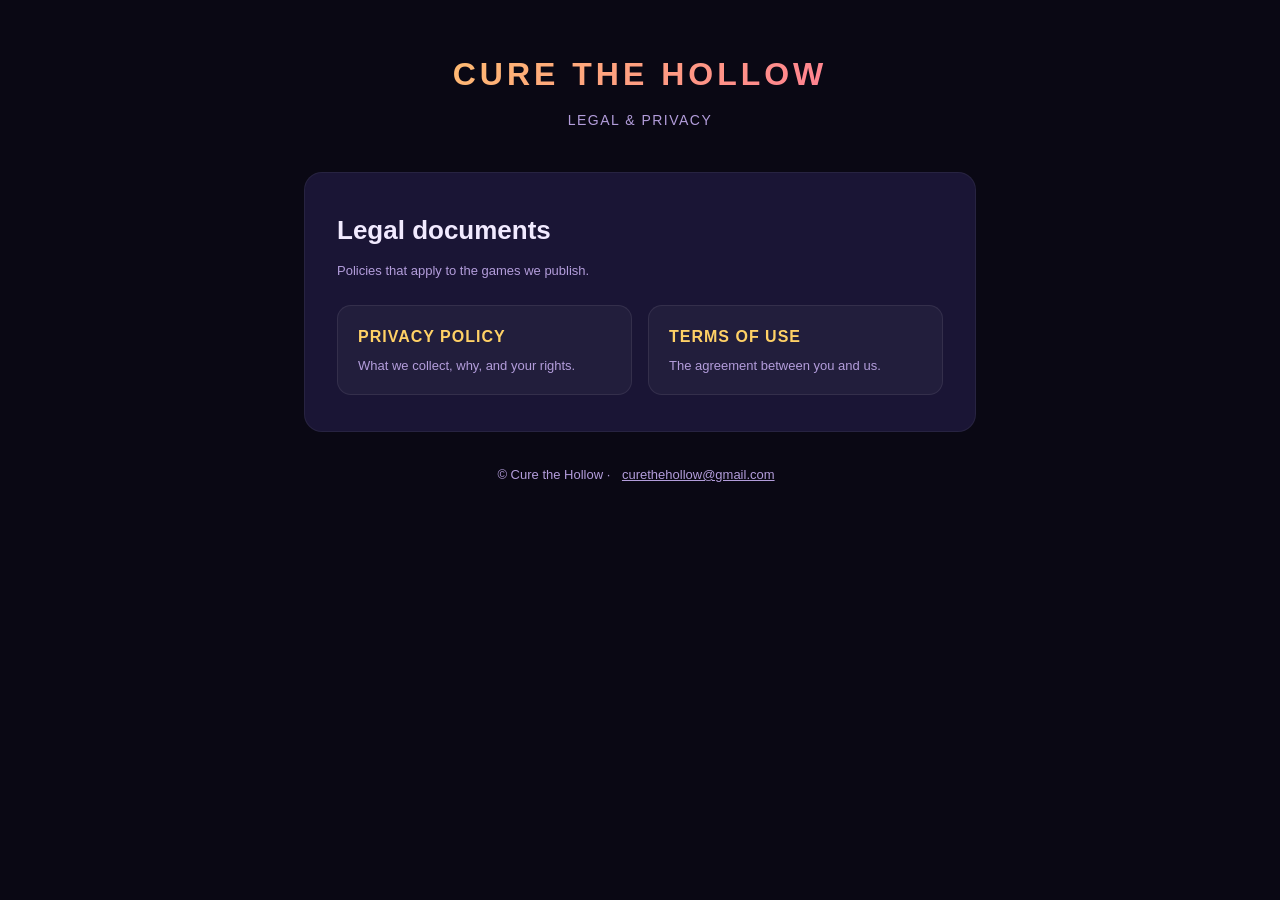
<file: index.html>
<!doctype html>
<html lang="en">
<head>
<meta charset="utf-8">
<meta name="viewport" content="width=device-width, initial-scale=1">
<title>Legal — Cure the Hollow</title>
<link rel="stylesheet" href="style.css">
</head>
<body>
<div class="container">
  <header class="brand">
    <h1>CURE THE HOLLOW</h1>
    <p>Legal &amp; Privacy</p>
  </header>
  <main>
    <h1>Legal documents</h1>
    <p class="meta">Policies that apply to the games we publish.</p>
    <div class="hub-grid">
      <a class="hub-card" href="privacy.html">
        <h3>PRIVACY POLICY</h3>
        <p>What we collect, why, and your rights.</p>
      </a>
      <a class="hub-card" href="terms.html">
        <h3>TERMS OF USE</h3>
        <p>The agreement between you and us.</p>
      </a>
    </div>
  </main>
  <p class="footer">© Cure the Hollow ·
    <a href="mailto:curethehollow@gmail.com">curethehollow@gmail.com</a></p>
</div>
</body>
</html>
</file>
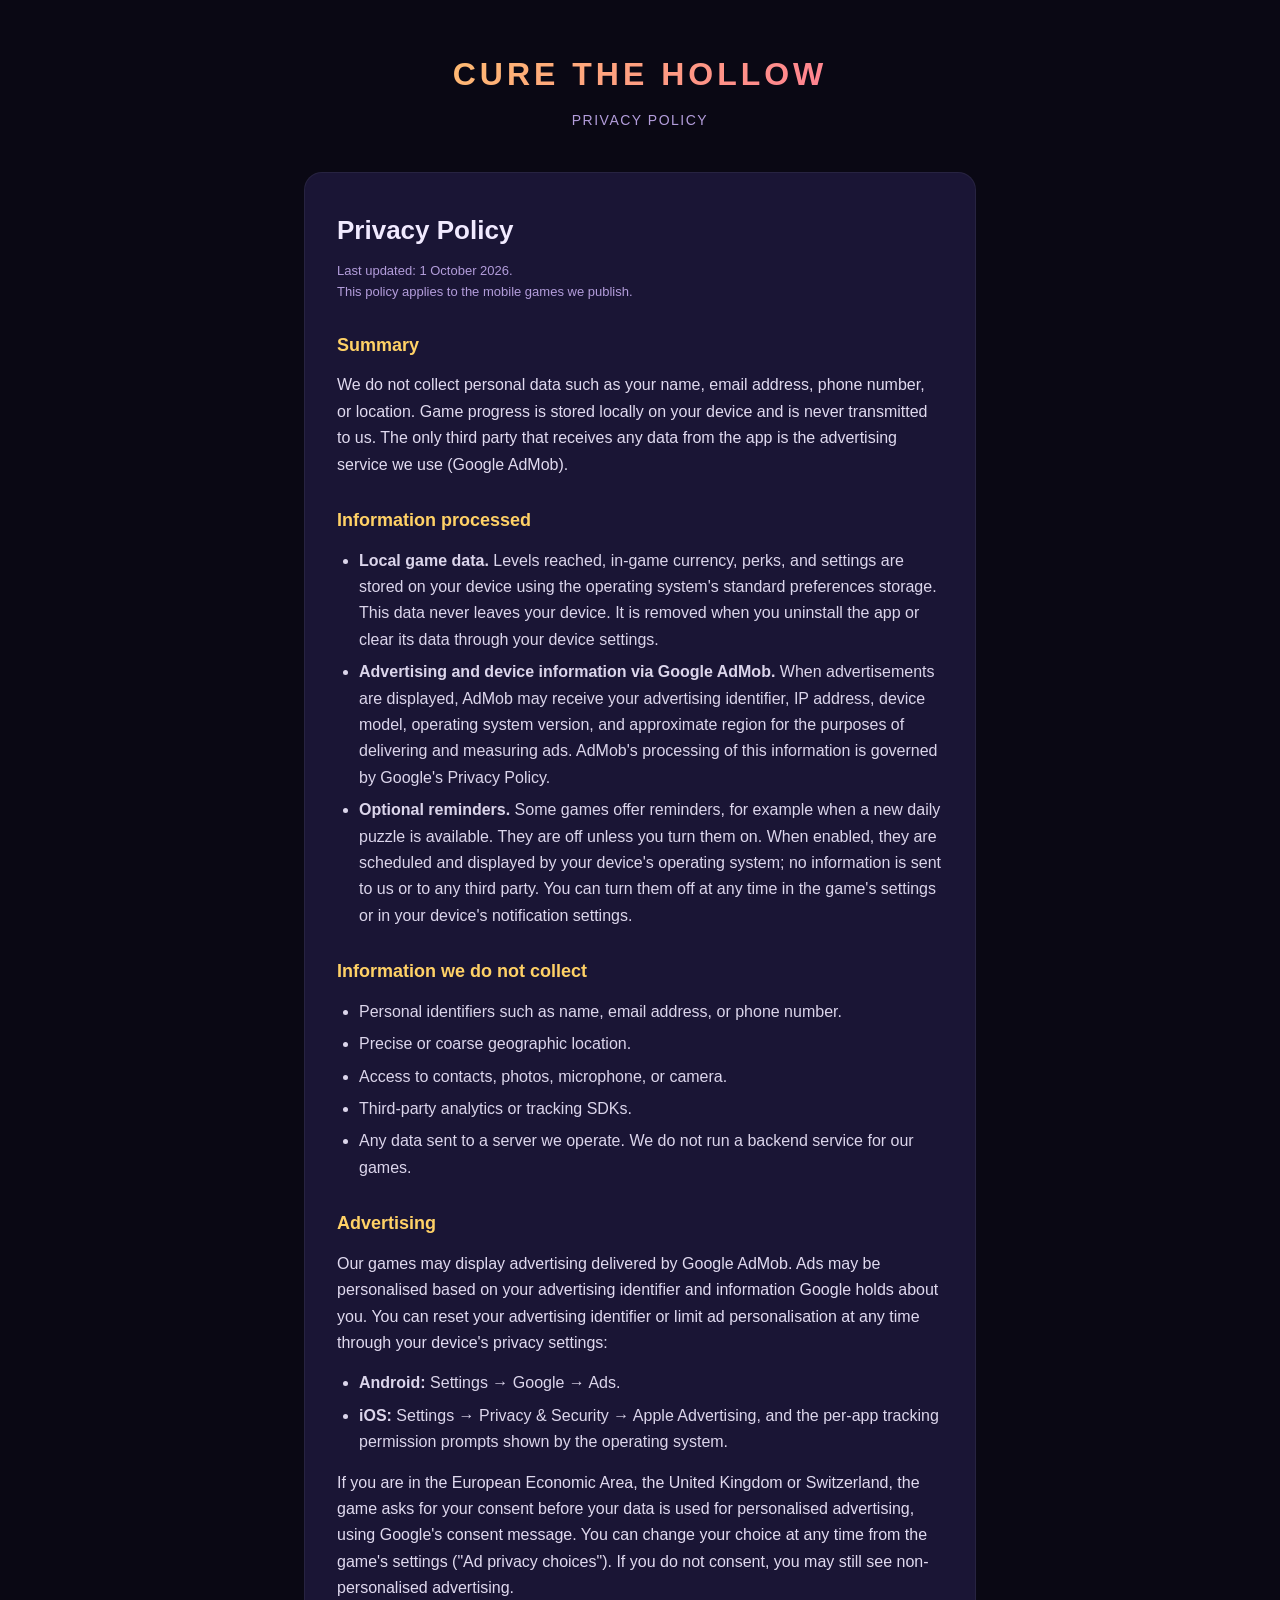
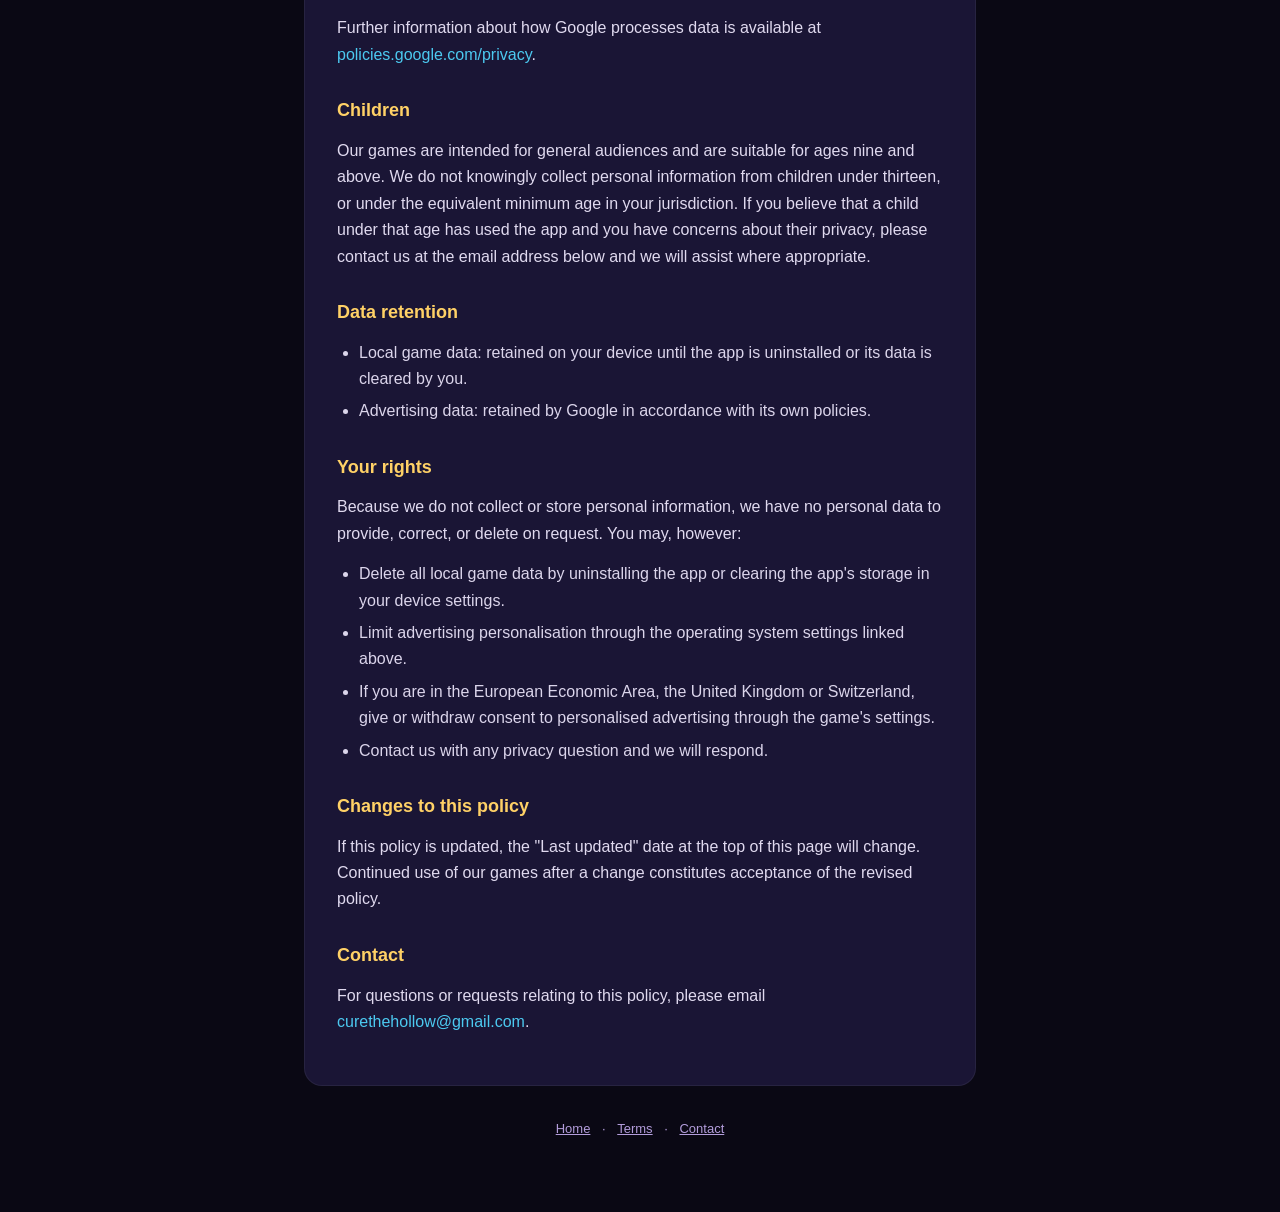
<file: privacy.html>
<!doctype html>
<html lang="en">
<head>
<meta charset="utf-8">
<meta name="viewport" content="width=device-width, initial-scale=1">
<title>Privacy Policy — Cure the Hollow</title>
<link rel="stylesheet" href="style.css">
</head>
<body>
<div class="container">
  <header class="brand">
    <h1>CURE THE HOLLOW</h1>
    <p>Privacy Policy</p>
  </header>
  <main>
    <h1>Privacy Policy</h1>
    <p class="meta">Last updated: 1 October 2026.<br>
      This policy applies to the mobile games we publish.</p>

    <h2>Summary</h2>
    <p>We do not collect personal data such as your name, email address,
      phone number, or location. Game progress is stored locally on
      your device and is never transmitted to us. The only third party
      that receives any data from the app is the advertising service
      we use (Google AdMob).</p>

    <h2>Information processed</h2>
    <ul>
      <li><strong>Local game data.</strong> Levels reached, in-game
        currency, perks, and settings are stored on your device using
        the operating system's standard preferences storage. This data
        never leaves your device. It is removed when you uninstall the
        app or clear its data through your device settings.</li>
      <li><strong>Advertising and device information via Google
        AdMob.</strong> When advertisements are displayed, AdMob may
        receive your advertising identifier, IP address, device model,
        operating system version, and approximate region for the
        purposes of delivering and measuring ads. AdMob's processing
        of this information is governed by Google's Privacy Policy.</li>
      <li><strong>Optional reminders.</strong> Some games offer
        reminders, for example when a new daily puzzle is available.
        They are off unless you turn them on. When enabled, they are
        scheduled and displayed by your device's operating system; no
        information is sent to us or to any third party. You can turn
        them off at any time in the game's settings or in your
        device's notification settings.</li>
    </ul>

    <h2>Information we do not collect</h2>
    <ul>
      <li>Personal identifiers such as name, email address, or phone
        number.</li>
      <li>Precise or coarse geographic location.</li>
      <li>Access to contacts, photos, microphone, or camera.</li>
      <li>Third-party analytics or tracking SDKs.</li>
      <li>Any data sent to a server we operate. We do not run a
        backend service for our games.</li>
    </ul>

    <h2>Advertising</h2>
    <p>Our games may display advertising delivered by Google AdMob.
      Ads may be personalised based on your advertising identifier
      and information Google holds about you. You can reset your
      advertising identifier or limit ad personalisation at any time
      through your device's privacy settings:</p>
    <ul>
      <li><strong>Android:</strong> Settings → Google → Ads.</li>
      <li><strong>iOS:</strong> Settings → Privacy &amp; Security →
        Apple Advertising, and the per-app tracking permission
        prompts shown by the operating system.</li>
    </ul>
    <p>If you are in the European Economic Area, the United Kingdom
      or Switzerland, the game asks for your consent before your data
      is used for personalised advertising, using Google's consent
      message. You can change your choice at any time from the game's
      settings ("Ad privacy choices"). If you do not consent, you may
      still see non-personalised advertising.</p>
    <p>Further information about how Google processes data is
      available at
      <a href="https://policies.google.com/privacy">policies.google.com/privacy</a>.</p>

    <h2>Children</h2>
    <p>Our games are intended for general audiences and are suitable
      for ages nine and above. We do not knowingly collect personal
      information from children under thirteen, or under the
      equivalent minimum age in your jurisdiction. If you believe
      that a child under that age has used the app and you have
      concerns about their privacy, please contact us at the email
      address below and we will assist where appropriate.</p>

    <h2>Data retention</h2>
    <ul>
      <li>Local game data: retained on your device until the app is
        uninstalled or its data is cleared by you.</li>
      <li>Advertising data: retained by Google in accordance with its
        own policies.</li>
    </ul>

    <h2>Your rights</h2>
    <p>Because we do not collect or store personal information, we
      have no personal data to provide, correct, or delete on
      request. You may, however:</p>
    <ul>
      <li>Delete all local game data by uninstalling the app or
        clearing the app's storage in your device settings.</li>
      <li>Limit advertising personalisation through the operating
        system settings linked above.</li>
      <li>If you are in the European Economic Area, the United Kingdom
        or Switzerland, give or withdraw consent to personalised
        advertising through the game's settings.</li>
      <li>Contact us with any privacy question and we will respond.</li>
    </ul>

    <h2>Changes to this policy</h2>
    <p>If this policy is updated, the "Last updated" date at the top
      of this page will change. Continued use of our games after a
      change constitutes acceptance of the revised policy.</p>

    <h2>Contact</h2>
    <p>For questions or requests relating to this policy, please
      email
      <a href="mailto:curethehollow@gmail.com">curethehollow@gmail.com</a>.</p>
  </main>
  <p class="footer">
    <a href="index.html">Home</a> ·
    <a href="terms.html">Terms</a> ·
    <a href="mailto:curethehollow@gmail.com">Contact</a>
  </p>
</div>
</body>
</html>
</file>
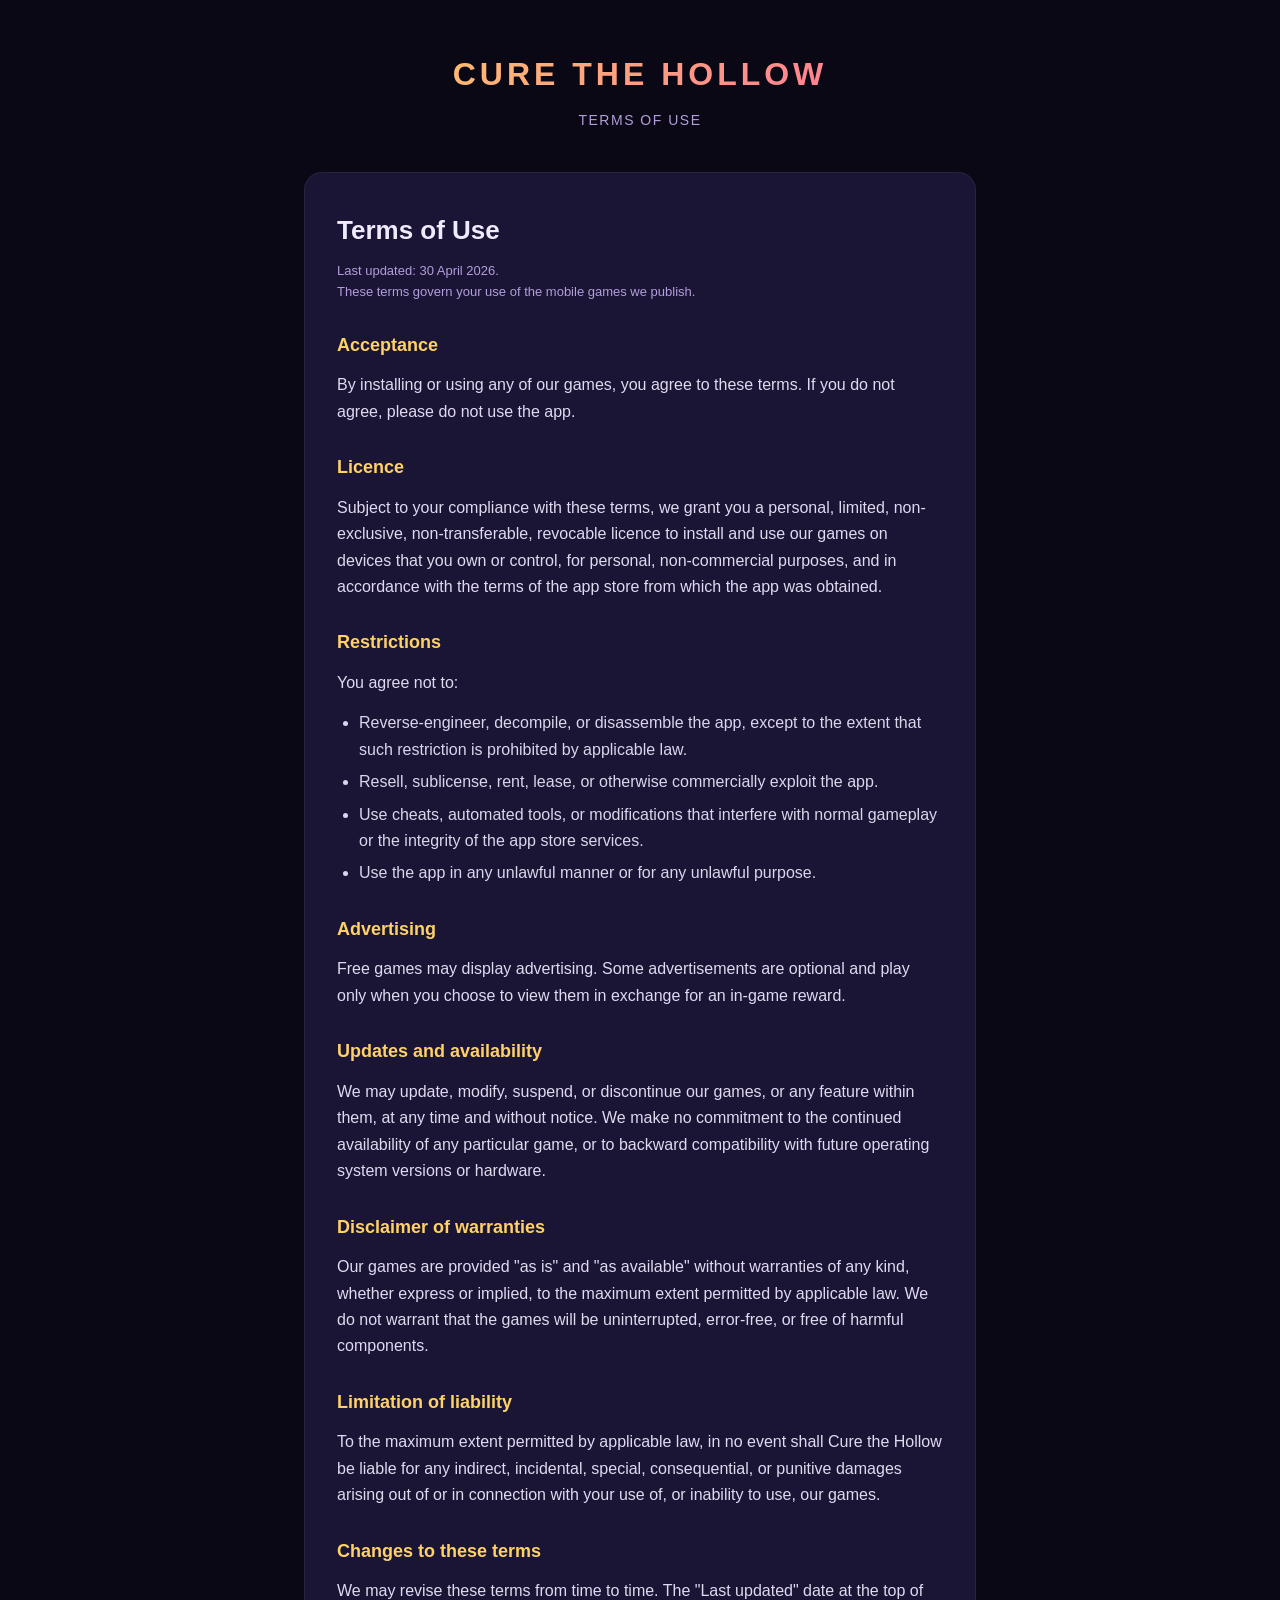
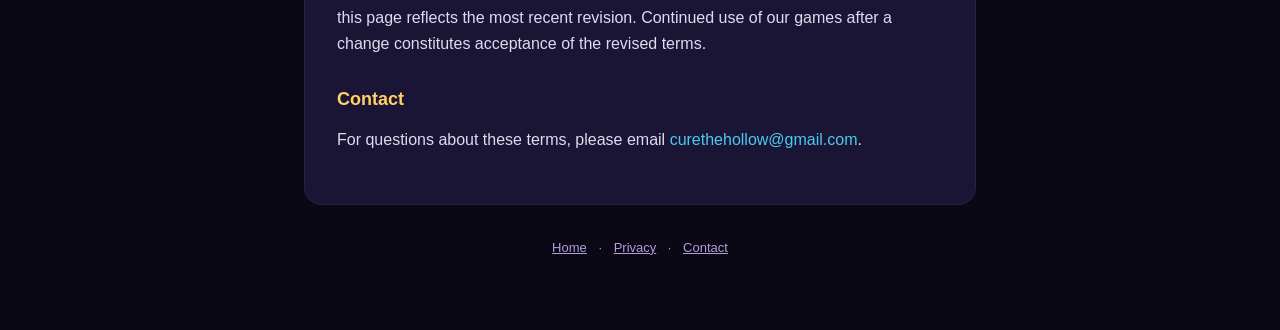
<file: terms.html>
<!doctype html>
<html lang="en">
<head>
<meta charset="utf-8">
<meta name="viewport" content="width=device-width, initial-scale=1">
<title>Terms of Use — Cure the Hollow</title>
<link rel="stylesheet" href="style.css">
</head>
<body>
<div class="container">
  <header class="brand">
    <h1>CURE THE HOLLOW</h1>
    <p>Terms of Use</p>
  </header>
  <main>
    <h1>Terms of Use</h1>
    <p class="meta">Last updated: 30 April 2026.<br>
      These terms govern your use of the mobile games we publish.</p>

    <h2>Acceptance</h2>
    <p>By installing or using any of our games, you agree to these
      terms. If you do not agree, please do not use the app.</p>

    <h2>Licence</h2>
    <p>Subject to your compliance with these terms, we grant you a
      personal, limited, non-exclusive, non-transferable, revocable
      licence to install and use our games on devices that you own
      or control, for personal, non-commercial purposes, and in
      accordance with the terms of the app store from which the app
      was obtained.</p>

    <h2>Restrictions</h2>
    <p>You agree not to:</p>
    <ul>
      <li>Reverse-engineer, decompile, or disassemble the app, except
        to the extent that such restriction is prohibited by
        applicable law.</li>
      <li>Resell, sublicense, rent, lease, or otherwise commercially
        exploit the app.</li>
      <li>Use cheats, automated tools, or modifications that
        interfere with normal gameplay or the integrity of the app
        store services.</li>
      <li>Use the app in any unlawful manner or for any unlawful
        purpose.</li>
    </ul>

    <h2>Advertising</h2>
    <p>Free games may display advertising. Some advertisements are
      optional and play only when you choose to view them in
      exchange for an in-game reward.</p>

    <h2>Updates and availability</h2>
    <p>We may update, modify, suspend, or discontinue our games, or
      any feature within them, at any time and without notice. We
      make no commitment to the continued availability of any
      particular game, or to backward compatibility with future
      operating system versions or hardware.</p>

    <h2>Disclaimer of warranties</h2>
    <p>Our games are provided "as is" and "as available" without
      warranties of any kind, whether express or implied, to the
      maximum extent permitted by applicable law. We do not warrant
      that the games will be uninterrupted, error-free, or free of
      harmful components.</p>

    <h2>Limitation of liability</h2>
    <p>To the maximum extent permitted by applicable law, in no
      event shall Cure the Hollow be liable for any indirect,
      incidental, special, consequential, or punitive damages
      arising out of or in connection with your use of, or inability
      to use, our games.</p>

    <h2>Changes to these terms</h2>
    <p>We may revise these terms from time to time. The "Last
      updated" date at the top of this page reflects the most recent
      revision. Continued use of our games after a change
      constitutes acceptance of the revised terms.</p>

    <h2>Contact</h2>
    <p>For questions about these terms, please email
      <a href="mailto:curethehollow@gmail.com">curethehollow@gmail.com</a>.</p>
  </main>
  <p class="footer">
    <a href="index.html">Home</a> ·
    <a href="privacy.html">Privacy</a> ·
    <a href="mailto:curethehollow@gmail.com">Contact</a>
  </p>
</div>
</body>
</html>
</file>
<file: style.css>
* { box-sizing: border-box; margin: 0; padding: 0; }

:root {
  --bg: #0a0814;
  --surface: #1a1535;
  --text: #f1eaff;
  --muted: #b39ddb;
  --accent: #ffd166;
  --accent-hot: #ff6b9d;
  --link: #4cc9f0;
}

body {
  font-family: -apple-system, BlinkMacSystemFont, 'Segoe UI', Roboto,
    Helvetica, Arial, sans-serif;
  background: var(--bg);
  color: var(--text);
  line-height: 1.65;
  min-height: 100vh;
}

.container {
  max-width: 720px;
  margin: 0 auto;
  padding: 48px 24px 72px;
}

header.brand {
  text-align: center;
  margin-bottom: 40px;
}

header.brand h1 {
  font-size: 32px;
  font-weight: 900;
  letter-spacing: 4px;
  background: linear-gradient(135deg, var(--accent), var(--accent-hot));
  -webkit-background-clip: text;
  background-clip: text;
  color: transparent;
  margin-bottom: 8px;
}

header.brand p {
  color: var(--muted);
  font-size: 14px;
  letter-spacing: 1.5px;
  text-transform: uppercase;
}

main {
  background: var(--surface);
  border-radius: 18px;
  padding: 36px 32px;
  border: 1px solid rgba(255, 255, 255, 0.06);
}

main h1 {
  font-size: 26px;
  font-weight: 800;
  margin-bottom: 8px;
}

main h2 {
  font-size: 18px;
  font-weight: 700;
  margin: 28px 0 12px;
  color: var(--accent);
}

main p {
  margin-bottom: 14px;
  color: rgba(241, 234, 255, 0.92);
}

main ul {
  margin: 8px 0 14px 22px;
  color: rgba(241, 234, 255, 0.9);
}

main li {
  margin-bottom: 6px;
}

main a {
  color: var(--link);
  text-decoration: none;
}

main a:hover {
  text-decoration: underline;
}

.meta {
  color: var(--muted);
  font-size: 13px;
  margin-bottom: 24px;
}

.footer {
  text-align: center;
  margin-top: 32px;
  color: var(--muted);
  font-size: 13px;
}

.footer a {
  color: var(--muted);
  margin: 0 8px;
}

.footer a:hover { color: var(--text); }

.hub-grid {
  display: grid;
  grid-template-columns: 1fr;
  gap: 16px;
  margin-top: 24px;
}

@media (min-width: 540px) {
  .hub-grid { grid-template-columns: 1fr 1fr; }
}

.hub-card {
  display: block;
  background: rgba(255, 255, 255, 0.04);
  border: 1px solid rgba(255, 255, 255, 0.08);
  border-radius: 14px;
  padding: 18px 20px;
  color: var(--text);
  text-decoration: none;
  transition: transform 120ms ease, border-color 120ms ease;
}

.hub-card:hover {
  border-color: var(--accent);
  transform: translateY(-2px);
}

.hub-card h3 {
  font-size: 16px;
  font-weight: 800;
  margin-bottom: 4px;
  color: var(--accent);
  letter-spacing: 1px;
}

.hub-card p {
  font-size: 13px;
  color: var(--muted);
  margin: 0;
}
</file>
